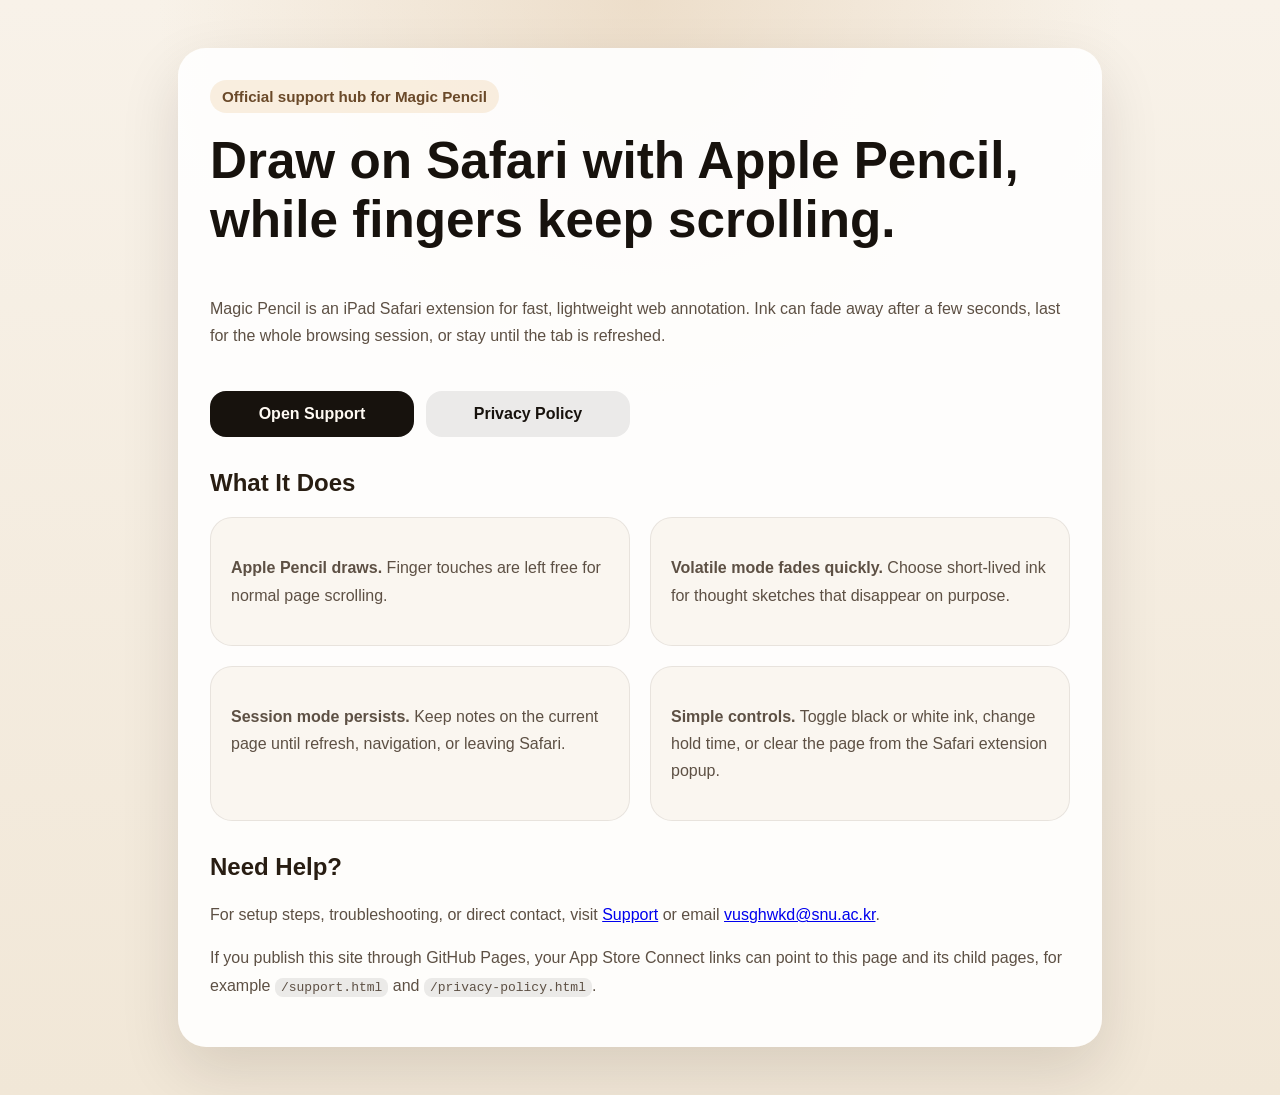
<file: docs/hosted/index.html>
<!DOCTYPE html>
<html lang="en">
<head>
    <meta charset="utf-8">
    <meta name="viewport" content="width=device-width, initial-scale=1">
    <title>Magic Pencil</title>
    <style>
        :root {
            color-scheme: light;
        }

        body {
            margin: 0;
            min-height: 100vh;
            font-family: -apple-system, BlinkMacSystemFont, "SF Pro Text", sans-serif;
            color: #17120d;
            background:
                radial-gradient(circle at top, rgba(223, 197, 164, 0.45), transparent 38%),
                linear-gradient(180deg, #f8f2e9 0%, #f1e7d7 100%);
        }

        main {
            width: min(860px, calc(100% - 32px));
            margin: 48px auto;
            padding: 32px;
            border-radius: 28px;
            background: rgba(255, 255, 255, 0.9);
            box-shadow: 0 24px 60px rgba(34, 20, 9, 0.12);
        }

        h1 {
            margin: 0 0 12px;
            font-size: clamp(2rem, 5vw, 3.2rem);
        }

        h2 {
            margin-top: 32px;
            color: #281d12;
        }

        p, li {
            color: #5d5044;
            line-height: 1.7;
        }

        .hero {
            display: grid;
            gap: 18px;
        }

        .badge {
            display: inline-flex;
            width: fit-content;
            padding: 8px 12px;
            border-radius: 999px;
            background: rgba(233, 196, 149, 0.28);
            color: #6a4929;
            font-size: 0.95rem;
            font-weight: 600;
        }

        .actions {
            display: flex;
            flex-wrap: wrap;
            gap: 12px;
            margin-top: 8px;
        }

        .actions a {
            display: inline-flex;
            align-items: center;
            justify-content: center;
            min-width: 168px;
            padding: 14px 18px;
            border-radius: 16px;
            text-decoration: none;
            font-weight: 700;
        }

        .primary {
            background: #17120d;
            color: #fffaf3;
        }

        .secondary {
            background: rgba(23, 18, 13, 0.08);
            color: #17120d;
        }

        .grid {
            display: grid;
            gap: 20px;
            margin-top: 20px;
        }

        @media (min-width: 720px) {
            .grid {
                grid-template-columns: repeat(2, minmax(0, 1fr));
            }
        }

        .card {
            padding: 20px;
            border-radius: 22px;
            background: rgba(250, 246, 239, 0.92);
            border: 1px solid rgba(34, 20, 9, 0.08);
        }

        code {
            padding: 2px 6px;
            border-radius: 8px;
            background: rgba(23, 18, 13, 0.08);
        }
    </style>
</head>
<body>
    <main>
        <section class="hero">
            <span class="badge">Official support hub for Magic Pencil</span>
            <h1>Draw on Safari with Apple Pencil, while fingers keep scrolling.</h1>
            <p>Magic Pencil is an iPad Safari extension for fast, lightweight web annotation. Ink can fade away after a few seconds, last for the whole browsing session, or stay until the tab is refreshed.</p>
            <div class="actions">
                <a class="primary" href="./support.html">Open Support</a>
                <a class="secondary" href="./privacy-policy.html">Privacy Policy</a>
            </div>
        </section>

        <section>
            <h2>What It Does</h2>
            <div class="grid">
                <article class="card">
                    <p><strong>Apple Pencil draws.</strong> Finger touches are left free for normal page scrolling.</p>
                </article>
                <article class="card">
                    <p><strong>Volatile mode fades quickly.</strong> Choose short-lived ink for thought sketches that disappear on purpose.</p>
                </article>
                <article class="card">
                    <p><strong>Session mode persists.</strong> Keep notes on the current page until refresh, navigation, or leaving Safari.</p>
                </article>
                <article class="card">
                    <p><strong>Simple controls.</strong> Toggle black or white ink, change hold time, or clear the page from the Safari extension popup.</p>
                </article>
            </div>
        </section>

        <section>
            <h2>Need Help?</h2>
            <p>For setup steps, troubleshooting, or direct contact, visit <a href="./support.html">Support</a> or email <a href="mailto:vusghwkd@snu.ac.kr">vusghwkd@snu.ac.kr</a>.</p>
            <p>If you publish this site through GitHub Pages, your App Store Connect links can point to this page and its child pages, for example <code>/support.html</code> and <code>/privacy-policy.html</code>.</p>
        </section>
    </main>
</body>
</html>
</file>
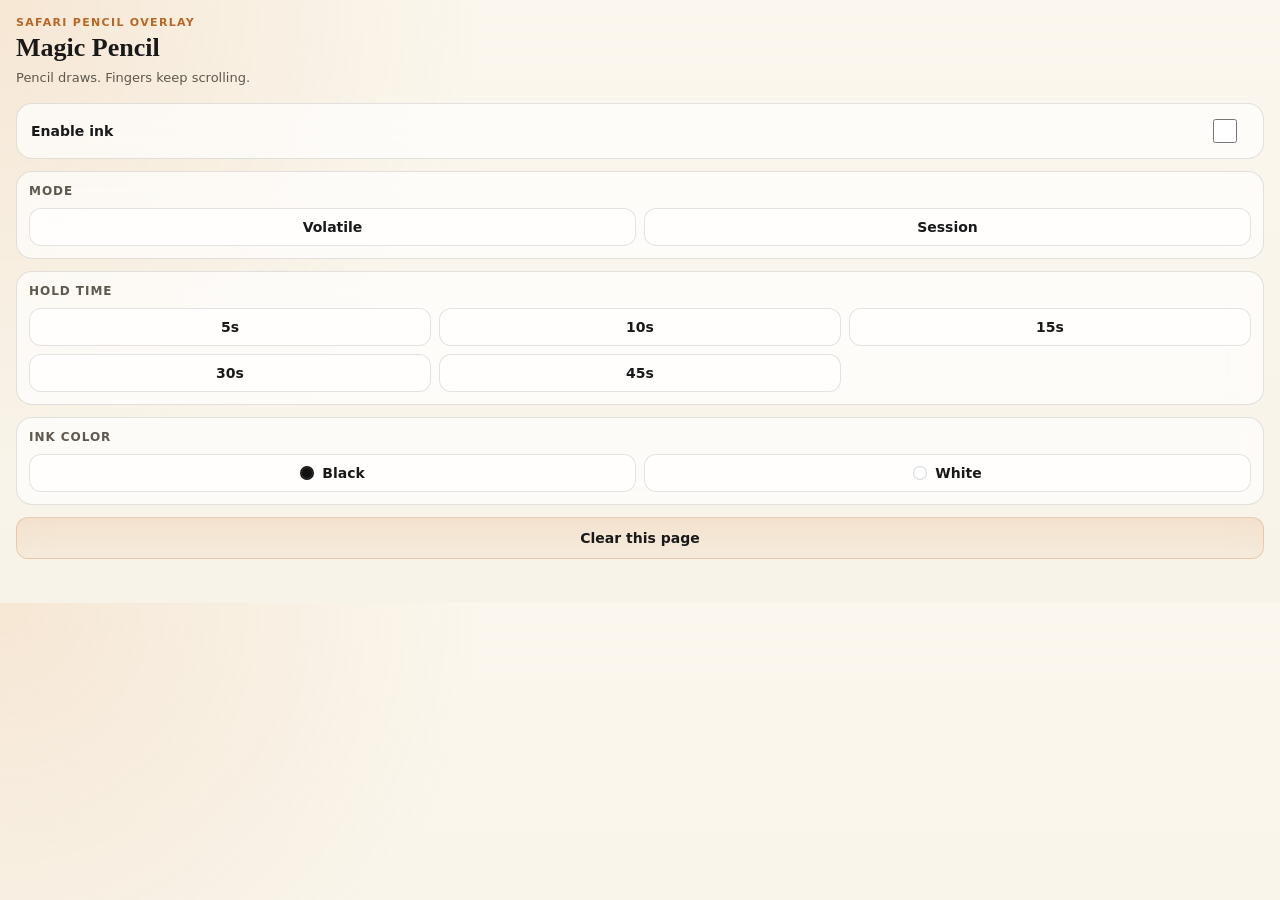
<file: applepencilonsafari Extension/Resources/popup.html>
<!DOCTYPE html>
<html lang="en">
<head>
    <meta charset="UTF-8">
    <meta name="viewport" content="width=device-width, initial-scale=1">
    <link rel="stylesheet" href="popup.css">
    <script type="module" src="popup.js"></script>
</head>
<body>
    <main class="popup">
        <p class="eyebrow">Safari pencil overlay</p>
        <h1>Magic Pencil</h1>
        <p class="summary">Pencil draws. Fingers keep scrolling.</p>

        <label class="toggle-row" for="enabled-toggle">
            <span>Enable ink</span>
            <input id="enabled-toggle" type="checkbox">
        </label>

        <section class="panel">
            <p class="panel-title">Mode</p>
            <div class="mode-grid" role="group" aria-label="Ink mode">
                <button class="mode-button" data-persistence="volatile" type="button">Volatile</button>
                <button class="mode-button" data-persistence="session" type="button">Session</button>
            </div>
        </section>

        <section class="panel" id="ttl-panel">
            <p class="panel-title">Hold time</p>
            <div class="ttl-grid" role="group" aria-label="Fade timing">
                <button class="ttl-button" data-ttl-ms="5000" type="button">5s</button>
                <button class="ttl-button" data-ttl-ms="10000" type="button">10s</button>
                <button class="ttl-button" data-ttl-ms="15000" type="button">15s</button>
                <button class="ttl-button" data-ttl-ms="30000" type="button">30s</button>
                <button class="ttl-button" data-ttl-ms="45000" type="button">45s</button>
            </div>
        </section>

        <section class="panel">
            <p class="panel-title">Ink color</p>
            <div class="color-grid" role="group" aria-label="Ink color">
                <button class="color-button" data-color="#111111" type="button">
                    <span class="color-dot color-dot-black"></span>
                    <span>Black</span>
                </button>
                <button class="color-button" data-color="#ffffff" type="button">
                    <span class="color-dot color-dot-white"></span>
                    <span>White</span>
                </button>
            </div>
        </section>

        <button class="clear-button" id="clear-button" type="button">Clear this page</button>
        <p class="status" id="status-message" aria-live="polite"></p>
    </main>
</body>
</html>
</file>
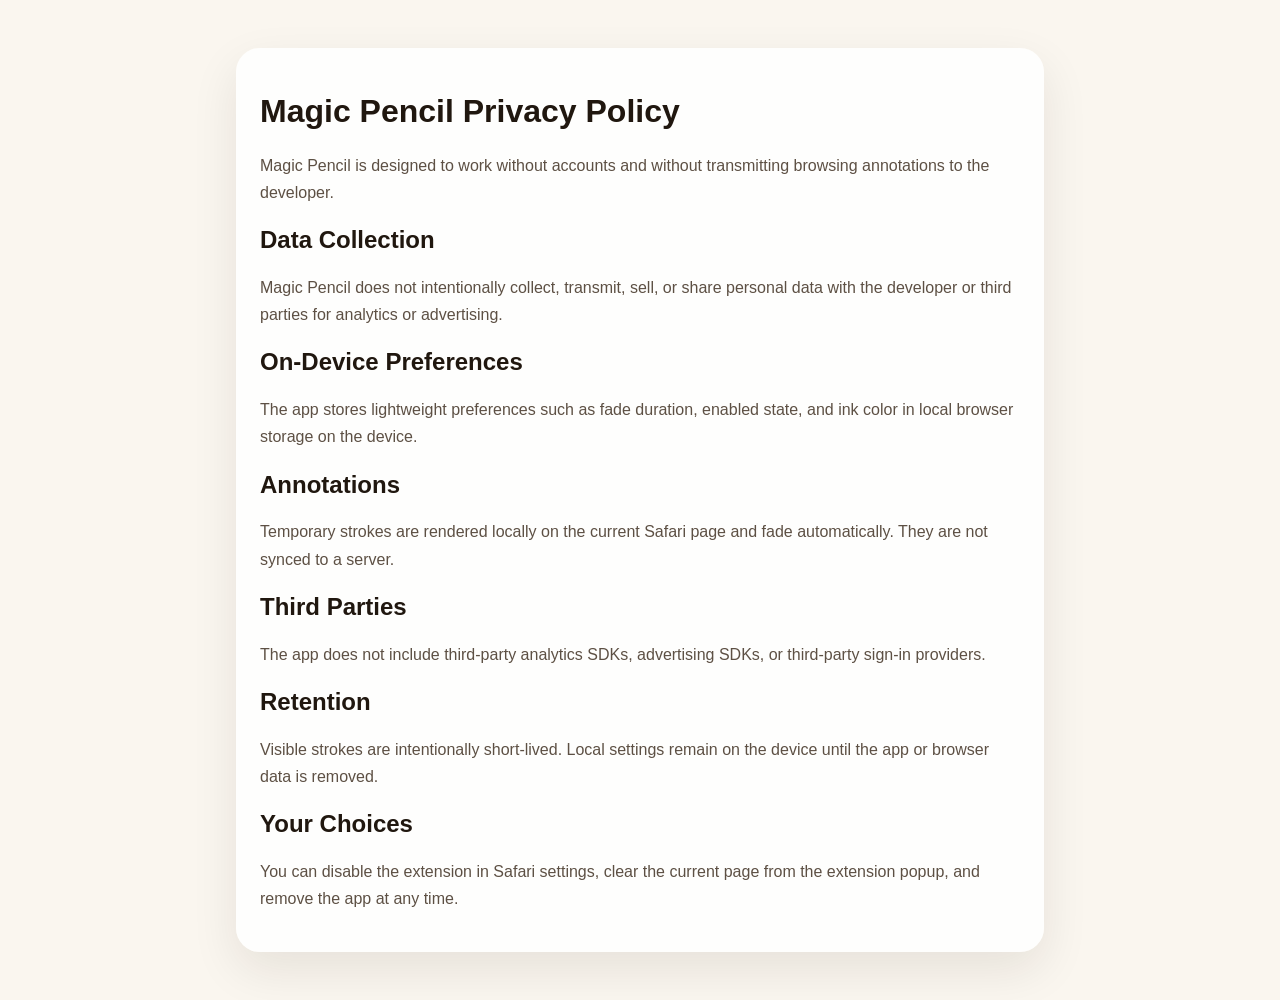
<file: docs/hosted/privacy-policy.html>
<!DOCTYPE html>
<html lang="en">
<head>
    <meta charset="utf-8">
    <meta name="viewport" content="width=device-width, initial-scale=1">
    <title>Magic Pencil Privacy Policy</title>
    <style>
        body {
            margin: 0;
            font-family: -apple-system, BlinkMacSystemFont, "SF Pro Text", sans-serif;
            color: #17120d;
            background: #faf6ef;
        }

        main {
            width: min(760px, calc(100% - 32px));
            margin: 48px auto;
            padding: 24px;
            border-radius: 24px;
            background: rgba(255, 255, 255, 0.88);
            box-shadow: 0 18px 48px rgba(34, 20, 9, 0.09);
        }

        h1, h2 {
            color: #20170f;
        }

        p, li {
            color: #5d5044;
            line-height: 1.7;
        }
    </style>
</head>
<body>
    <main>
        <h1>Magic Pencil Privacy Policy</h1>
        <p>Magic Pencil is designed to work without accounts and without transmitting browsing annotations to the developer.</p>

        <h2>Data Collection</h2>
        <p>Magic Pencil does not intentionally collect, transmit, sell, or share personal data with the developer or third parties for analytics or advertising.</p>

        <h2>On-Device Preferences</h2>
        <p>The app stores lightweight preferences such as fade duration, enabled state, and ink color in local browser storage on the device.</p>

        <h2>Annotations</h2>
        <p>Temporary strokes are rendered locally on the current Safari page and fade automatically. They are not synced to a server.</p>

        <h2>Third Parties</h2>
        <p>The app does not include third-party analytics SDKs, advertising SDKs, or third-party sign-in providers.</p>

        <h2>Retention</h2>
        <p>Visible strokes are intentionally short-lived. Local settings remain on the device until the app or browser data is removed.</p>

        <h2>Your Choices</h2>
        <p>You can disable the extension in Safari settings, clear the current page from the extension popup, and remove the app at any time.</p>
    </main>
</body>
</html>
</file>
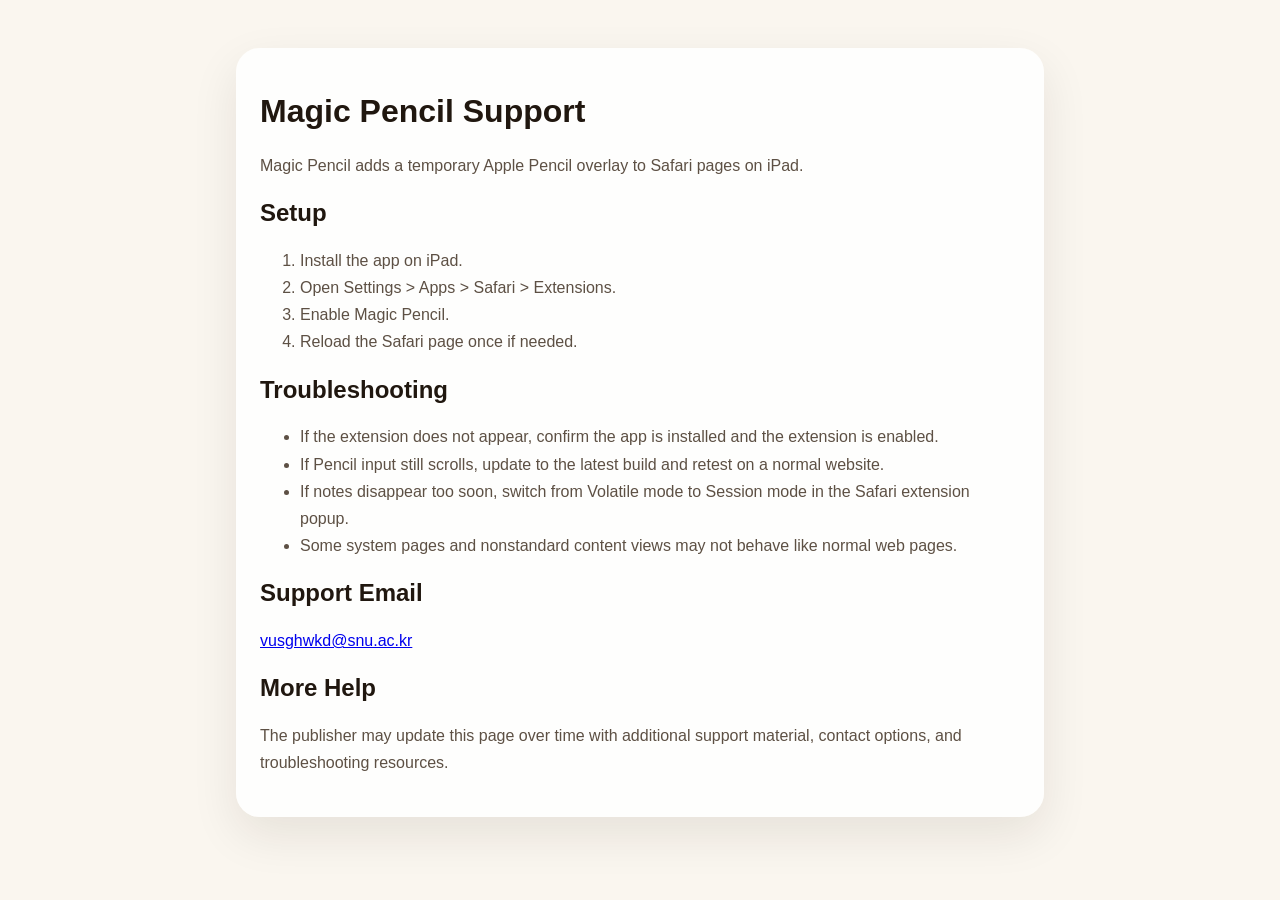
<file: docs/hosted/support.html>
<!DOCTYPE html>
<html lang="en">
<head>
    <meta charset="utf-8">
    <meta name="viewport" content="width=device-width, initial-scale=1">
    <title>Magic Pencil Support</title>
    <style>
        body {
            margin: 0;
            font-family: -apple-system, BlinkMacSystemFont, "SF Pro Text", sans-serif;
            color: #17120d;
            background: #faf6ef;
        }

        main {
            width: min(760px, calc(100% - 32px));
            margin: 48px auto;
            padding: 24px;
            border-radius: 24px;
            background: rgba(255, 255, 255, 0.88);
            box-shadow: 0 18px 48px rgba(34, 20, 9, 0.09);
        }

        h1, h2 {
            color: #20170f;
        }

        p, li {
            color: #5d5044;
            line-height: 1.7;
        }
    </style>
</head>
<body>
    <main>
        <h1>Magic Pencil Support</h1>
        <p>Magic Pencil adds a temporary Apple Pencil overlay to Safari pages on iPad.</p>

        <h2>Setup</h2>
        <ol>
            <li>Install the app on iPad.</li>
            <li>Open Settings &gt; Apps &gt; Safari &gt; Extensions.</li>
            <li>Enable Magic Pencil.</li>
            <li>Reload the Safari page once if needed.</li>
        </ol>

        <h2>Troubleshooting</h2>
        <ul>
            <li>If the extension does not appear, confirm the app is installed and the extension is enabled.</li>
            <li>If Pencil input still scrolls, update to the latest build and retest on a normal website.</li>
            <li>If notes disappear too soon, switch from Volatile mode to Session mode in the Safari extension popup.</li>
            <li>Some system pages and nonstandard content views may not behave like normal web pages.</li>
        </ul>

        <h2>Support Email</h2>
        <p><a href="mailto:vusghwkd@snu.ac.kr">vusghwkd@snu.ac.kr</a></p>

        <h2>More Help</h2>
        <p>The publisher may update this page over time with additional support material, contact options, and troubleshooting resources.</p>
    </main>
</body>
</html>
</file>
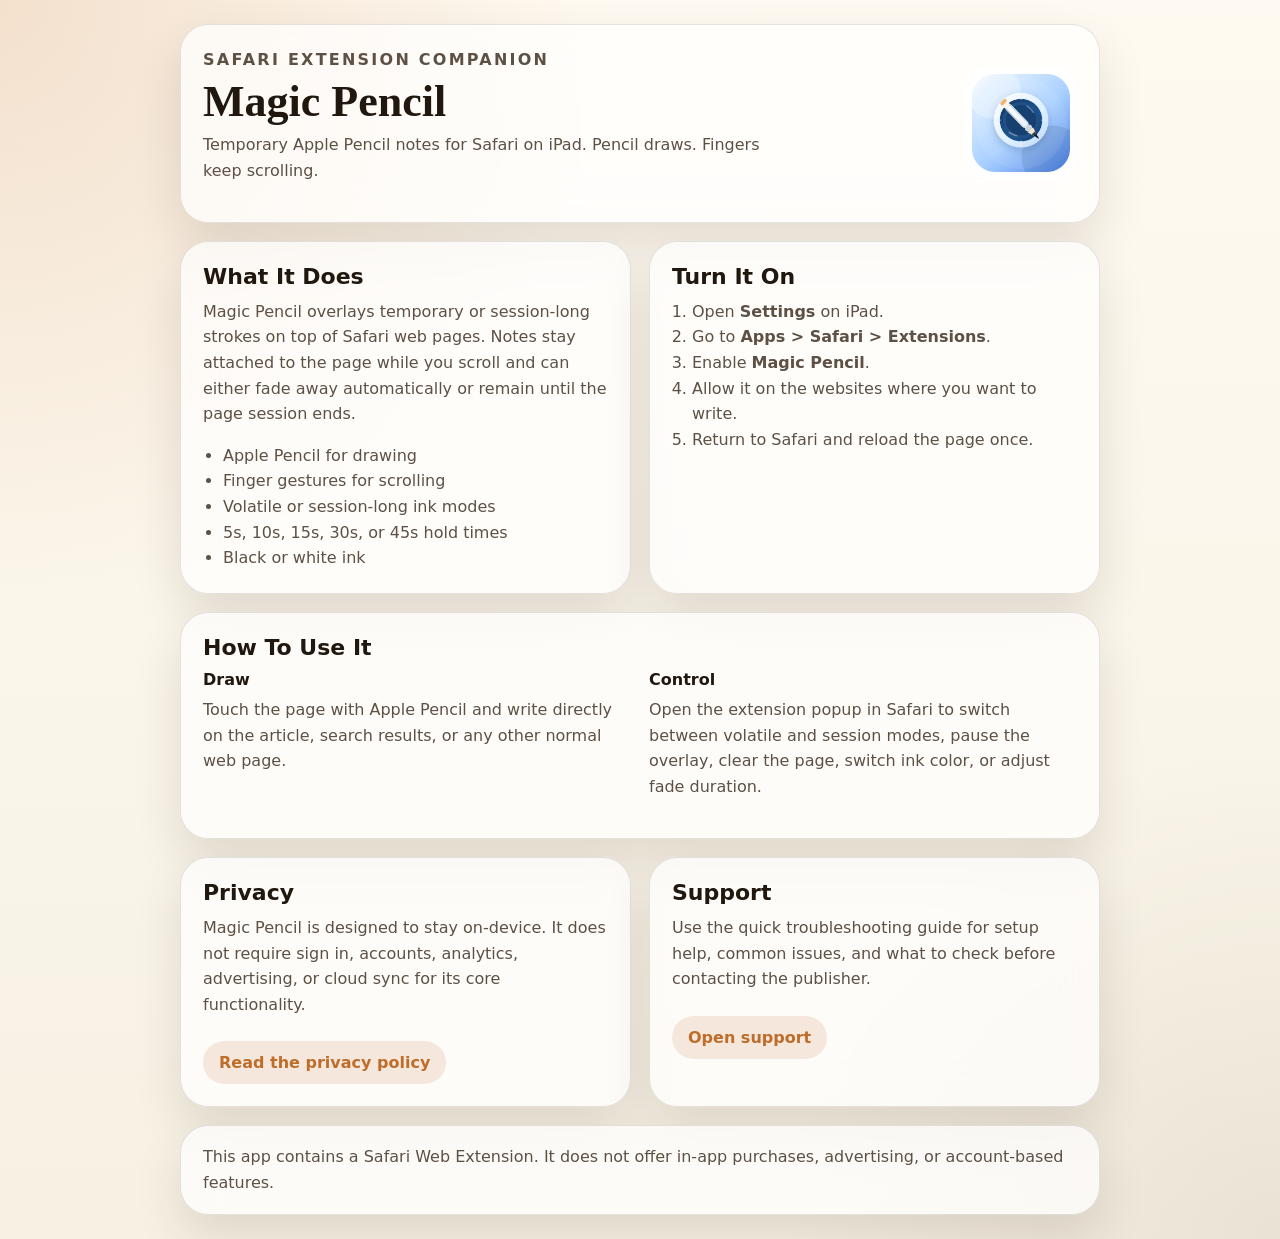
<file: applepencilonsafari/Resources/Base.lproj/Main.html>
<!DOCTYPE html>
<html lang="en">
<head>
    <meta http-equiv="Content-Type" content="text/html; charset=utf-8">
    <meta http-equiv="Content-Security-Policy" content="default-src 'self'; style-src 'self' 'unsafe-inline'; img-src 'self' data:;">
    <meta name="viewport" content="width=device-width, initial-scale=1, user-scalable=no">
    <title>Magic Pencil</title>
    <link rel="stylesheet" href="../Style.css">
</head>
<body class="app-shell">
    <main class="page">
        <section class="hero card">
            <div class="hero-copy">
                <p class="eyebrow">Safari Extension Companion</p>
                <h1>Magic Pencil</h1>
                <p class="lede">Temporary Apple Pencil notes for Safari on iPad. Pencil draws. Fingers keep scrolling.</p>
            </div>
            <img class="hero-icon" src="../Icon.png" width="128" height="128" alt="Magic Pencil app icon">
        </section>

        <section class="grid">
            <article class="card">
                <h2>What It Does</h2>
                <p>Magic Pencil overlays temporary or session-long strokes on top of Safari web pages. Notes stay attached to the page while you scroll and can either fade away automatically or remain until the page session ends.</p>
                <ul>
                    <li>Apple Pencil for drawing</li>
                    <li>Finger gestures for scrolling</li>
                    <li>Volatile or session-long ink modes</li>
                    <li>5s, 10s, 15s, 30s, or 45s hold times</li>
                    <li>Black or white ink</li>
                </ul>
            </article>

            <article class="card">
                <h2>Turn It On</h2>
                <ol>
                    <li>Open <strong>Settings</strong> on iPad.</li>
                    <li>Go to <strong>Apps &gt; Safari &gt; Extensions</strong>.</li>
                    <li>Enable <strong>Magic Pencil</strong>.</li>
                    <li>Allow it on the websites where you want to write.</li>
                    <li>Return to Safari and reload the page once.</li>
                </ol>
            </article>
        </section>

        <section class="card">
            <h2>How To Use It</h2>
            <div class="two-up">
                <div>
                    <h3>Draw</h3>
                    <p>Touch the page with Apple Pencil and write directly on the article, search results, or any other normal web page.</p>
                </div>
                <div>
                    <h3>Control</h3>
                    <p>Open the extension popup in Safari to switch between volatile and session modes, pause the overlay, clear the page, switch ink color, or adjust fade duration.</p>
                </div>
            </div>
        </section>

        <section class="grid">
            <article class="card">
                <h2>Privacy</h2>
                <p>Magic Pencil is designed to stay on-device. It does not require sign in, accounts, analytics, advertising, or cloud sync for its core functionality.</p>
                <a class="button-link" href="Privacy.html">Read the privacy policy</a>
            </article>

            <article class="card">
                <h2>Support</h2>
                <p>Use the quick troubleshooting guide for setup help, common issues, and what to check before contacting the publisher.</p>
                <a class="button-link" href="Support.html">Open support</a>
            </article>
        </section>

        <section class="card footnote-card">
            <p class="footnote">This app contains a Safari Web Extension. It does not offer in-app purchases, advertising, or account-based features.</p>
        </section>
    </main>
</body>
</html>
</file>
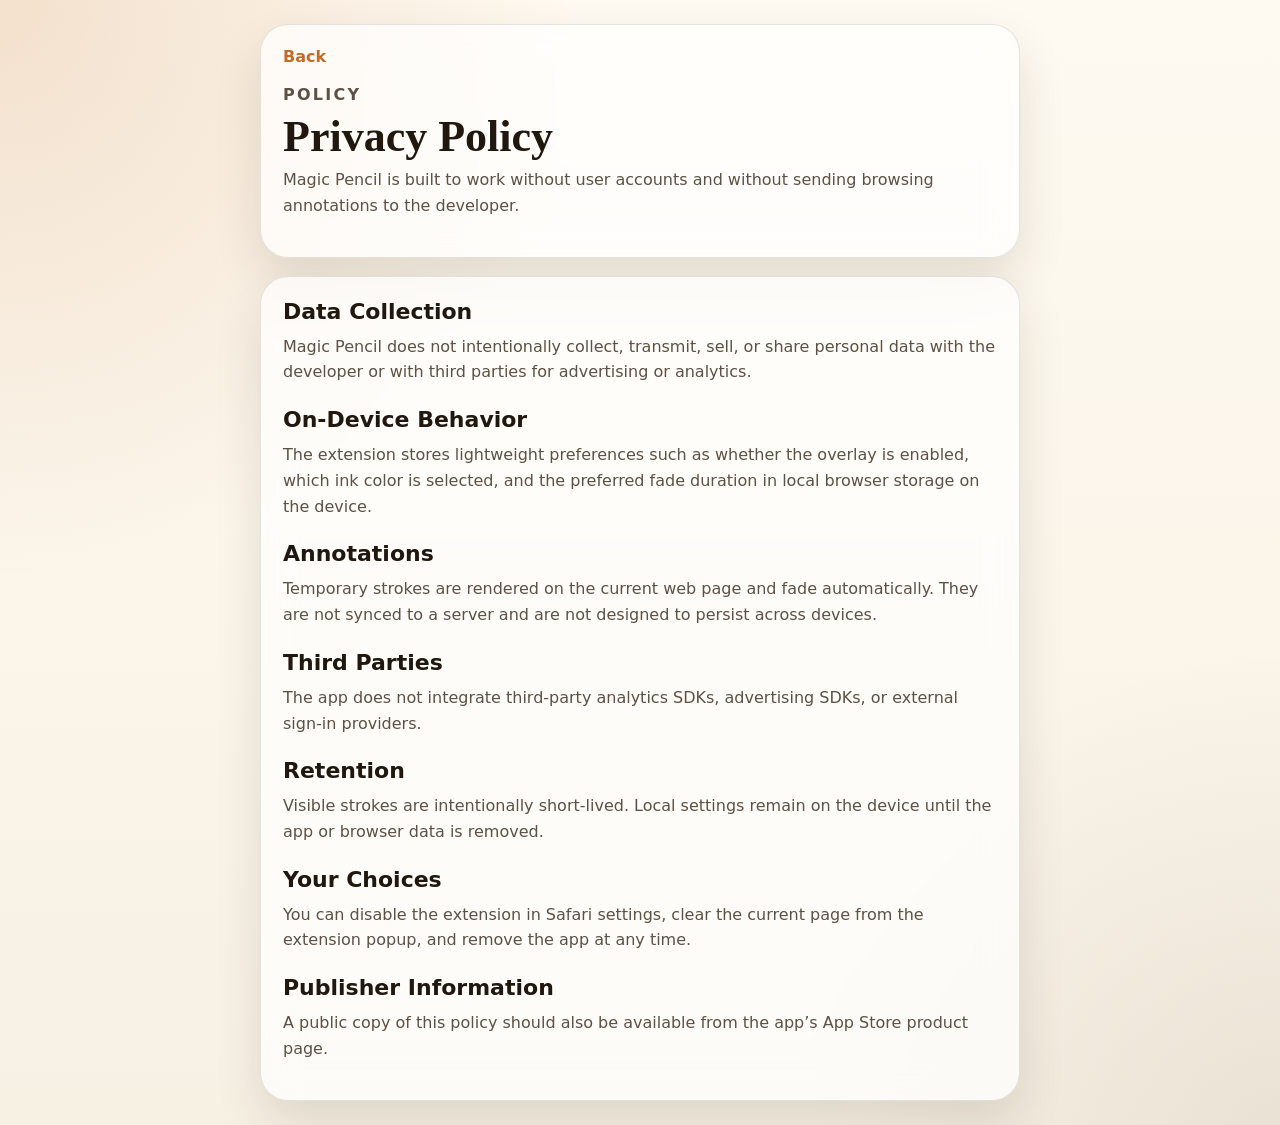
<file: applepencilonsafari/Resources/Base.lproj/Privacy.html>
<!DOCTYPE html>
<html lang="en">
<head>
    <meta http-equiv="Content-Type" content="text/html; charset=utf-8">
    <meta http-equiv="Content-Security-Policy" content="default-src 'self'; style-src 'self' 'unsafe-inline'">
    <meta name="viewport" content="width=device-width, initial-scale=1, user-scalable=no">
    <title>Privacy Policy</title>
    <link rel="stylesheet" href="../Style.css">
</head>
<body class="app-shell">
    <main class="page page-narrow">
        <section class="card">
            <a class="text-link" href="Main.html">Back</a>
            <p class="eyebrow">Policy</p>
            <h1>Privacy Policy</h1>
            <p class="lede">Magic Pencil is built to work without user accounts and without sending browsing annotations to the developer.</p>
        </section>

        <section class="card prose">
            <h2>Data Collection</h2>
            <p>Magic Pencil does not intentionally collect, transmit, sell, or share personal data with the developer or with third parties for advertising or analytics.</p>

            <h2>On-Device Behavior</h2>
            <p>The extension stores lightweight preferences such as whether the overlay is enabled, which ink color is selected, and the preferred fade duration in local browser storage on the device.</p>

            <h2>Annotations</h2>
            <p>Temporary strokes are rendered on the current web page and fade automatically. They are not synced to a server and are not designed to persist across devices.</p>

            <h2>Third Parties</h2>
            <p>The app does not integrate third-party analytics SDKs, advertising SDKs, or external sign-in providers.</p>

            <h2>Retention</h2>
            <p>Visible strokes are intentionally short-lived. Local settings remain on the device until the app or browser data is removed.</p>

            <h2>Your Choices</h2>
            <p>You can disable the extension in Safari settings, clear the current page from the extension popup, and remove the app at any time.</p>

            <h2>Publisher Information</h2>
            <p>A public copy of this policy should also be available from the app’s App Store product page.</p>
        </section>
    </main>
</body>
</html>
</file>
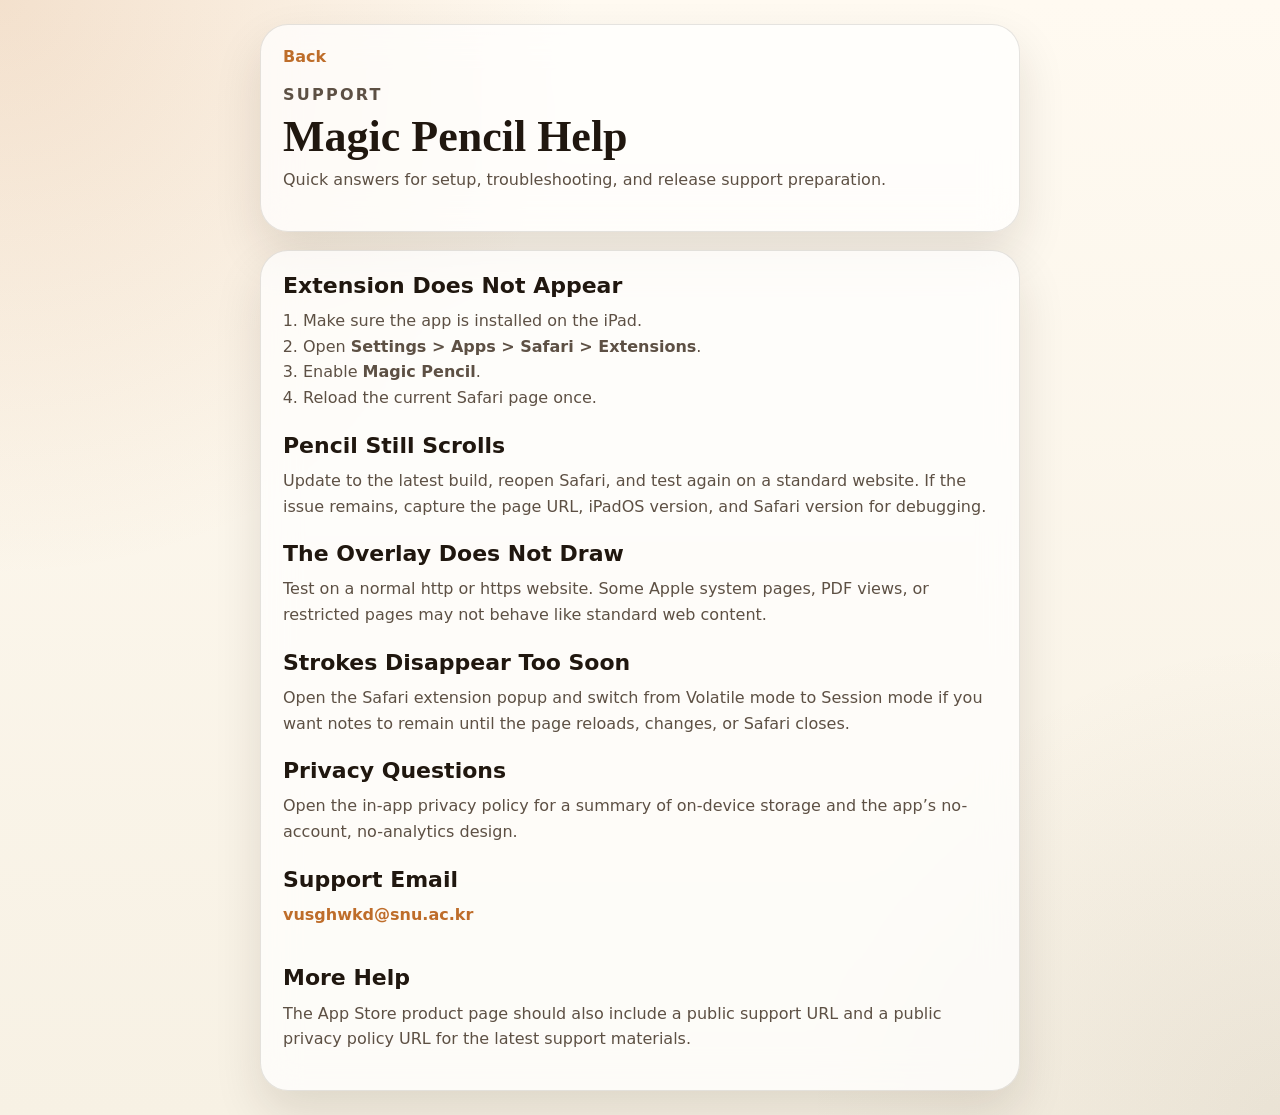
<file: applepencilonsafari/Resources/Base.lproj/Support.html>
<!DOCTYPE html>
<html lang="en">
<head>
    <meta http-equiv="Content-Type" content="text/html; charset=utf-8">
    <meta http-equiv="Content-Security-Policy" content="default-src 'self'; style-src 'self' 'unsafe-inline'">
    <meta name="viewport" content="width=device-width, initial-scale=1, user-scalable=no">
    <title>Support</title>
    <link rel="stylesheet" href="../Style.css">
</head>
<body class="app-shell">
    <main class="page page-narrow">
        <section class="card">
            <a class="text-link" href="Main.html">Back</a>
            <p class="eyebrow">Support</p>
            <h1>Magic Pencil Help</h1>
            <p class="lede">Quick answers for setup, troubleshooting, and release support preparation.</p>
        </section>

        <section class="card prose">
            <h2>Extension Does Not Appear</h2>
            <ol>
                <li>Make sure the app is installed on the iPad.</li>
                <li>Open <strong>Settings &gt; Apps &gt; Safari &gt; Extensions</strong>.</li>
                <li>Enable <strong>Magic Pencil</strong>.</li>
                <li>Reload the current Safari page once.</li>
            </ol>

            <h2>Pencil Still Scrolls</h2>
            <p>Update to the latest build, reopen Safari, and test again on a standard website. If the issue remains, capture the page URL, iPadOS version, and Safari version for debugging.</p>

            <h2>The Overlay Does Not Draw</h2>
            <p>Test on a normal http or https website. Some Apple system pages, PDF views, or restricted pages may not behave like standard web content.</p>

            <h2>Strokes Disappear Too Soon</h2>
            <p>Open the Safari extension popup and switch from Volatile mode to Session mode if you want notes to remain until the page reloads, changes, or Safari closes.</p>

            <h2>Privacy Questions</h2>
            <p>Open the in-app privacy policy for a summary of on-device storage and the app’s no-account, no-analytics design.</p>

            <h2>Support Email</h2>
            <p><a class="text-link" href="mailto:vusghwkd@snu.ac.kr">vusghwkd@snu.ac.kr</a></p>

            <h2>More Help</h2>
            <p>The App Store product page should also include a public support URL and a public privacy policy URL for the latest support materials.</p>
        </section>
    </main>
</body>
</html>
</file>
<file: applepencilonsafari Extension/Resources/popup.css>
:root {
    color-scheme: light;
    --paper: #f8f3e9;
    --ink: #191919;
    --ink-soft: #5e584d;
    --line: rgba(25, 25, 25, 0.12);
    --accent: #d9853b;
    --accent-strong: #b86724;
    --surface: rgba(255, 255, 255, 0.66);
}

* {
    box-sizing: border-box;
}

body {
    margin: 0;
    min-width: 280px;
    background:
        radial-gradient(circle at top left, rgba(217, 133, 59, 0.14), transparent 34%),
        linear-gradient(180deg, #fbf7ee 0%, var(--paper) 100%);
    color: var(--ink);
    font-family: "Iowan Old Style", "Palatino Linotype", ui-serif, serif;
}

.popup {
    padding: 16px;
}

.eyebrow {
    margin: 0 0 6px;
    color: var(--accent-strong);
    font-family: "SF Pro Text", ui-rounded, system-ui, sans-serif;
    font-size: 11px;
    font-weight: 700;
    letter-spacing: 0.12em;
    text-transform: uppercase;
}

h1 {
    margin: 0;
    font-size: 26px;
    line-height: 1;
    font-weight: 700;
}

.summary {
    margin: 8px 0 16px;
    color: var(--ink-soft);
    font-family: "SF Pro Text", ui-rounded, system-ui, sans-serif;
    font-size: 13px;
    line-height: 1.4;
}

.toggle-row,
.panel,
.clear-button {
    border: 1px solid var(--line);
    background: var(--surface);
    backdrop-filter: blur(14px);
}

.toggle-row {
    display: flex;
    align-items: center;
    justify-content: space-between;
    gap: 12px;
    padding: 12px 14px;
    border-radius: 16px;
    font-family: "SF Pro Text", ui-rounded, system-ui, sans-serif;
    font-size: 14px;
    font-weight: 600;
}

input[type="checkbox"] {
    width: 42px;
    height: 24px;
    accent-color: var(--accent-strong);
}

.panel {
    margin-top: 12px;
    padding: 12px;
    border-radius: 16px;
}

.panel-title {
    margin: 0 0 10px;
    color: var(--ink-soft);
    font-family: "SF Pro Text", ui-rounded, system-ui, sans-serif;
    font-size: 12px;
    font-weight: 700;
    letter-spacing: 0.08em;
    text-transform: uppercase;
}

.ttl-grid {
    display: grid;
    grid-template-columns: repeat(3, minmax(0, 1fr));
    gap: 8px;
}

.mode-grid,
.color-grid {
    display: grid;
    grid-template-columns: repeat(2, minmax(0, 1fr));
    gap: 8px;
}

.mode-button,
.ttl-button,
.color-button,
.clear-button {
    appearance: none;
    border-radius: 12px;
    font-family: "SF Pro Text", ui-rounded, system-ui, sans-serif;
    font-size: 14px;
    font-weight: 700;
    transition: transform 140ms ease, background-color 140ms ease, border-color 140ms ease;
}

.mode-button,
.ttl-button {
    padding: 10px 0;
    border: 1px solid var(--line);
    background: rgba(255, 255, 255, 0.7);
    color: var(--ink);
}

.mode-button.is-selected,
.ttl-button.is-selected,
.color-button.is-selected {
    border-color: rgba(184, 103, 36, 0.5);
    background: rgba(217, 133, 59, 0.16);
    color: var(--accent-strong);
}

.color-button {
    display: inline-flex;
    align-items: center;
    justify-content: center;
    gap: 8px;
    padding: 10px 12px;
    border: 1px solid var(--line);
    background: rgba(255, 255, 255, 0.7);
    color: var(--ink);
}

.color-dot {
    width: 14px;
    height: 14px;
    border-radius: 999px;
    border: 1px solid rgba(25, 25, 25, 0.18);
    box-shadow: inset 0 0 0 1px rgba(255, 255, 255, 0.12);
}

.color-dot-black {
    background: #111111;
}

.color-dot-white {
    background: #ffffff;
}

.panel.is-disabled {
    opacity: 0.52;
}

.panel.is-disabled .ttl-button {
    pointer-events: none;
}

.clear-button {
    width: 100%;
    margin-top: 12px;
    padding: 12px 14px;
    border: 1px solid rgba(184, 103, 36, 0.22);
    background: linear-gradient(180deg, rgba(217, 133, 59, 0.16), rgba(217, 133, 59, 0.08));
    color: var(--ink);
    cursor: pointer;
}

.mode-button:active,
.ttl-button:active,
.color-button:active,
.clear-button:active {
    transform: scale(0.98);
}

.status {
    min-height: 18px;
    margin: 10px 2px 0;
    color: var(--ink-soft);
    font-family: "SF Pro Text", ui-rounded, system-ui, sans-serif;
    font-size: 12px;
    line-height: 1.4;
}
</file>
<file: applepencilonsafari/Resources/Style.css>
* {
    box-sizing: border-box;
    -webkit-user-select: none;
    -webkit-user-drag: none;
}

:root {
    color-scheme: light;
    --bg-0: #f7f1e4;
    --bg-1: #fffaf1;
    --card: rgba(255, 255, 255, 0.72);
    --card-border: rgba(41, 33, 23, 0.12);
    --ink: #20170f;
    --ink-soft: #5d5044;
    --accent: #be6d2a;
    --accent-soft: rgba(190, 109, 42, 0.14);
    --shadow: 0 22px 48px rgba(44, 28, 11, 0.12);
    --radius: 28px;
}

html,
body {
    margin: 0;
    min-height: 100%;
}

body {
    font-family: "SF Pro Text", "Helvetica Neue", system-ui, sans-serif;
    color: var(--ink);
    background:
        radial-gradient(circle at top left, rgba(190, 109, 42, 0.18), transparent 34%),
        radial-gradient(circle at bottom right, rgba(77, 57, 31, 0.08), transparent 28%),
        linear-gradient(180deg, var(--bg-1) 0%, var(--bg-0) 100%);
}

.app-shell {
    padding: 24px;
}

.page {
    width: min(920px, 100%);
    margin: 0 auto;
    display: grid;
    gap: 18px;
}

.page-narrow {
    width: min(760px, 100%);
}

.grid {
    display: grid;
    grid-template-columns: repeat(2, minmax(0, 1fr));
    gap: 18px;
}

.card {
    border: 1px solid var(--card-border);
    border-radius: var(--radius);
    padding: 22px;
    background: var(--card);
    backdrop-filter: blur(18px);
    box-shadow: var(--shadow);
}

.hero {
    display: flex;
    align-items: center;
    justify-content: space-between;
    gap: 20px;
}

.hero-copy {
    max-width: 560px;
}

.hero-icon {
    flex: 0 0 auto;
    width: 112px;
    height: 112px;
    border-radius: 24px;
}

.eyebrow {
    margin: 0 0 8px;
    color: var(--accent);
    font-size: 12px;
    font-weight: 800;
    letter-spacing: 0.14em;
    text-transform: uppercase;
}

h1,
h2,
h3,
p,
ul,
ol {
    margin-top: 0;
}

h1 {
    margin-bottom: 10px;
    font-family: "Iowan Old Style", "Palatino Linotype", ui-serif, serif;
    font-size: 44px;
    line-height: 0.95;
}

h2 {
    margin-bottom: 10px;
    font-size: 22px;
    line-height: 1.15;
}

h3 {
    margin-bottom: 8px;
    font-size: 16px;
    line-height: 1.2;
}

.lede,
.card p,
.card li {
    color: var(--ink-soft);
    font-size: 16px;
    line-height: 1.6;
}

ul,
ol {
    margin-bottom: 0;
    padding-left: 20px;
}

.two-up {
    display: grid;
    grid-template-columns: repeat(2, minmax(0, 1fr));
    gap: 18px;
}

.button-link,
.text-link {
    display: inline-flex;
    align-items: center;
    justify-content: center;
    text-decoration: none;
}

.button-link {
    margin-top: 8px;
    padding: 12px 16px;
    border-radius: 999px;
    background: var(--accent-soft);
    color: var(--accent);
    font-weight: 700;
}

.text-link {
    margin-bottom: 16px;
    color: var(--accent);
    font-weight: 700;
}

.prose h2 {
    margin-top: 22px;
}

.prose h2:first-of-type {
    margin-top: 0;
}

.footnote-card {
    padding-top: 18px;
    padding-bottom: 18px;
}

.footnote {
    margin: 0;
    font-size: 14px;
}

@media (max-width: 820px) {
    .app-shell {
        padding: 16px;
    }

    .grid,
    .two-up,
    .hero {
        grid-template-columns: 1fr;
        flex-direction: column;
        align-items: flex-start;
    }

    h1 {
        font-size: 36px;
    }
}
</file>
